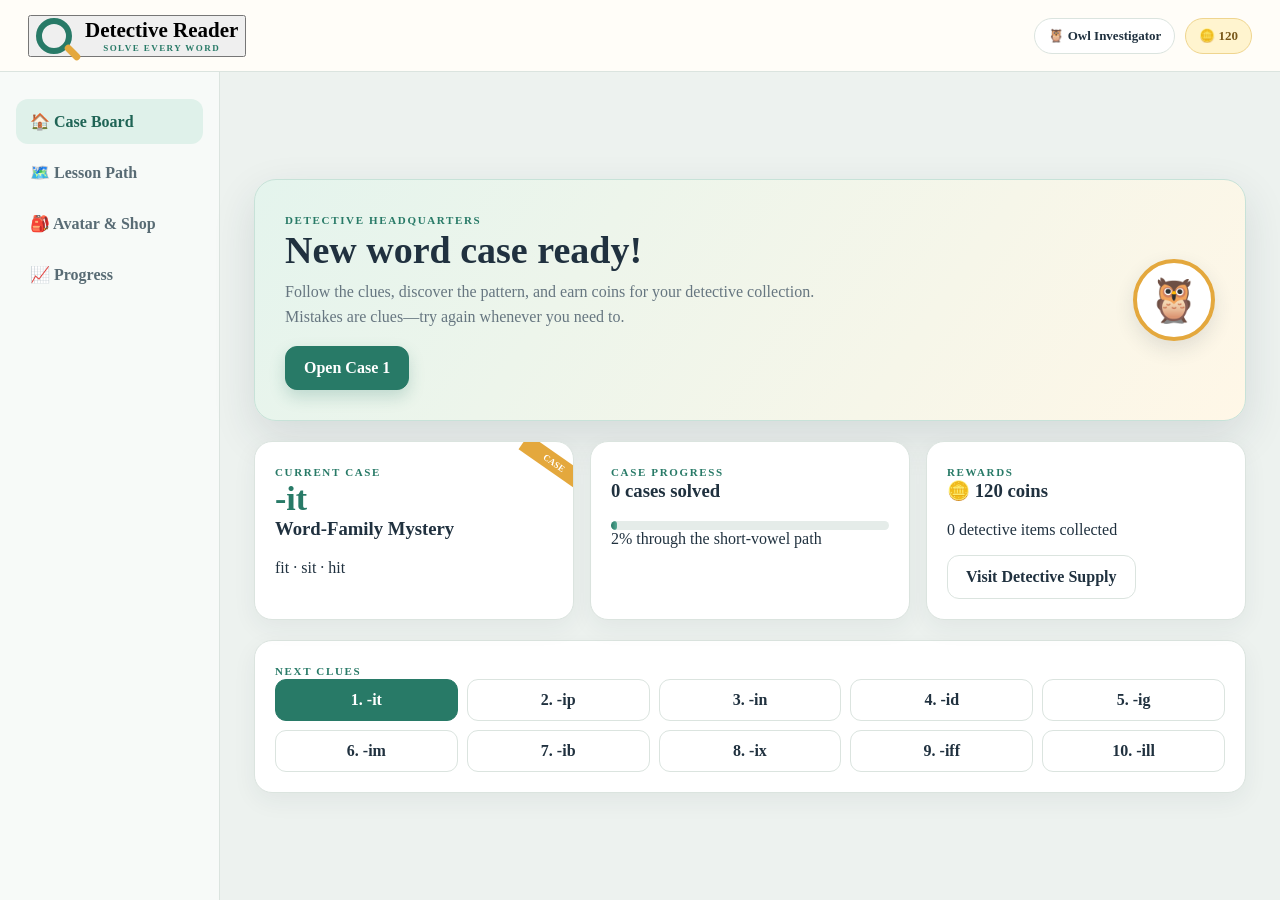
<file: index.html>
<!doctype html>
<html lang="en">
<head>
  <meta charset="utf-8">
  <meta name="viewport" content="width=device-width, initial-scale=1">
  <meta name="description" content="Detective Reader: a detective-themed structured literacy adventure.">
  <title>Detective Reader</title>
  <link rel="stylesheet" href="styles.css?v=20260728-azure-ava">
</head>
<body>
  <div id="app"></div>
  <script src="app.js?v=20260728-azure-ava"></script>
</body>
</html>
</file>
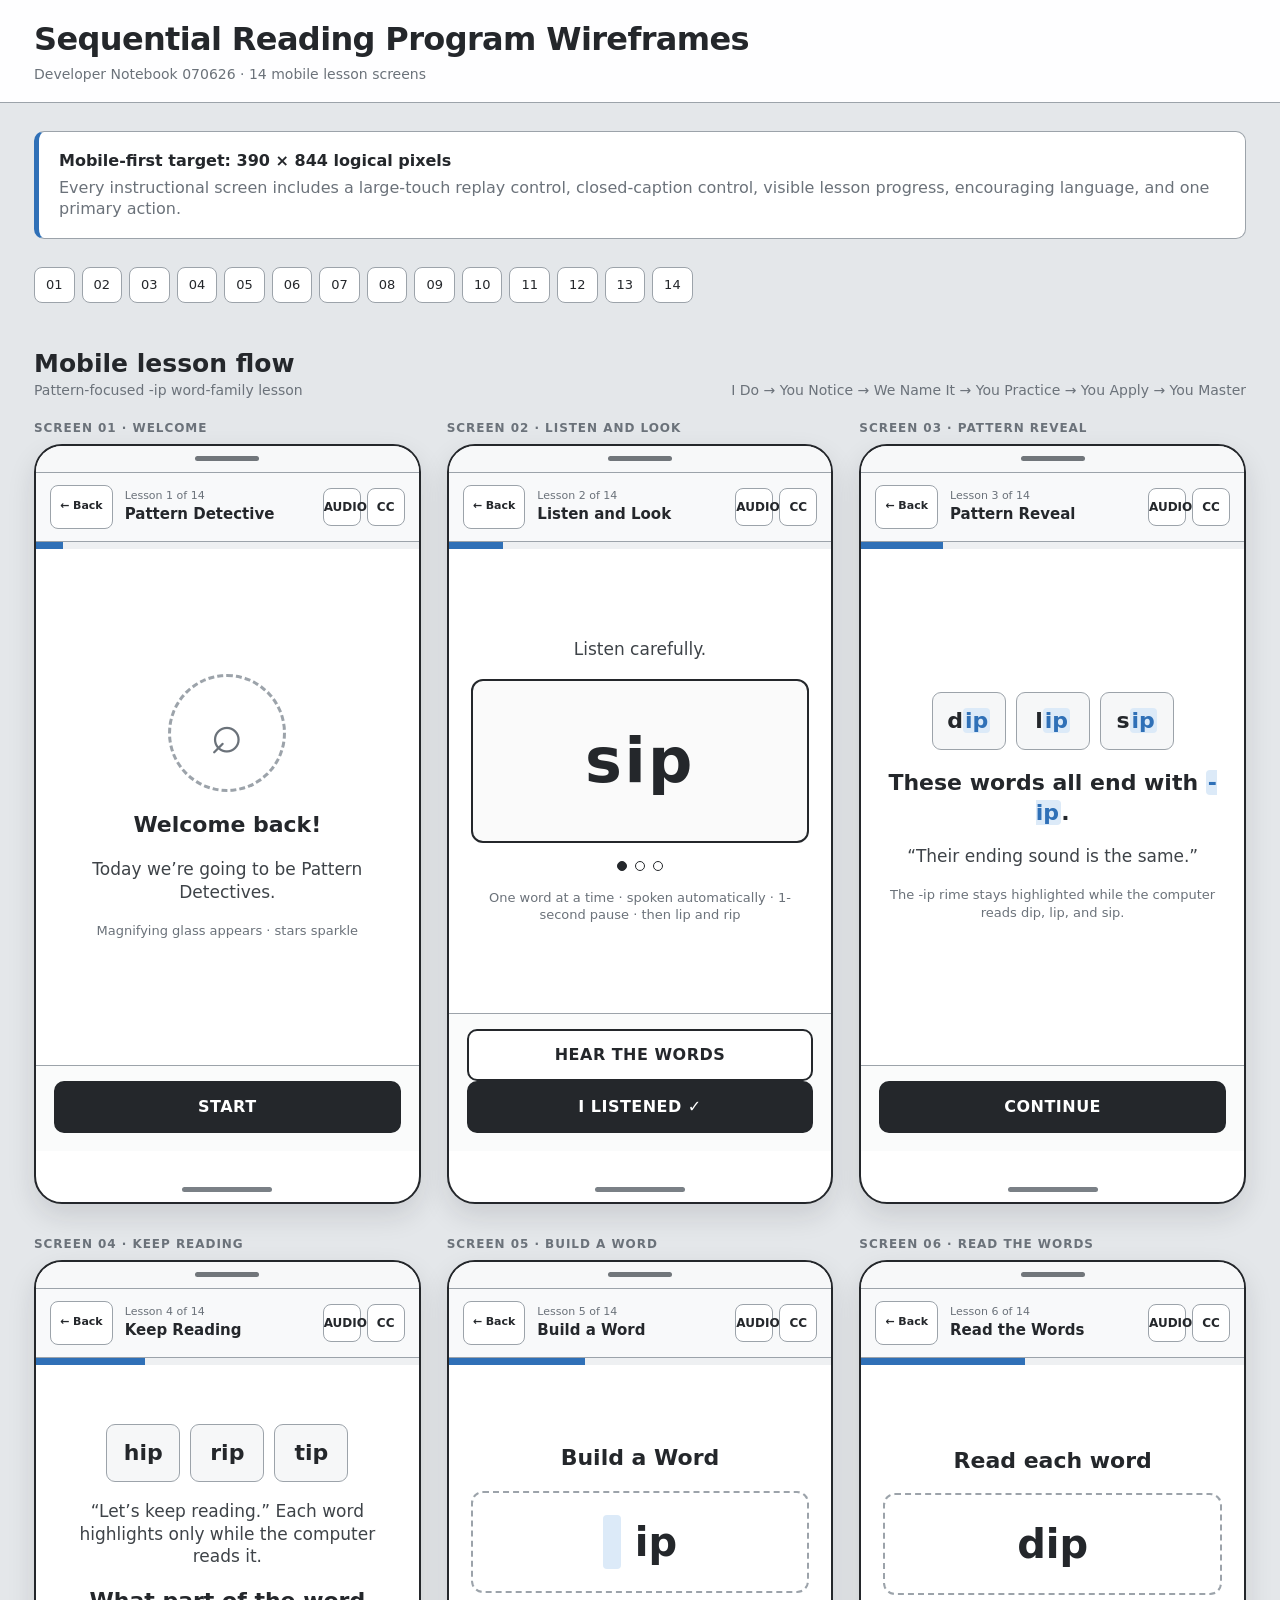
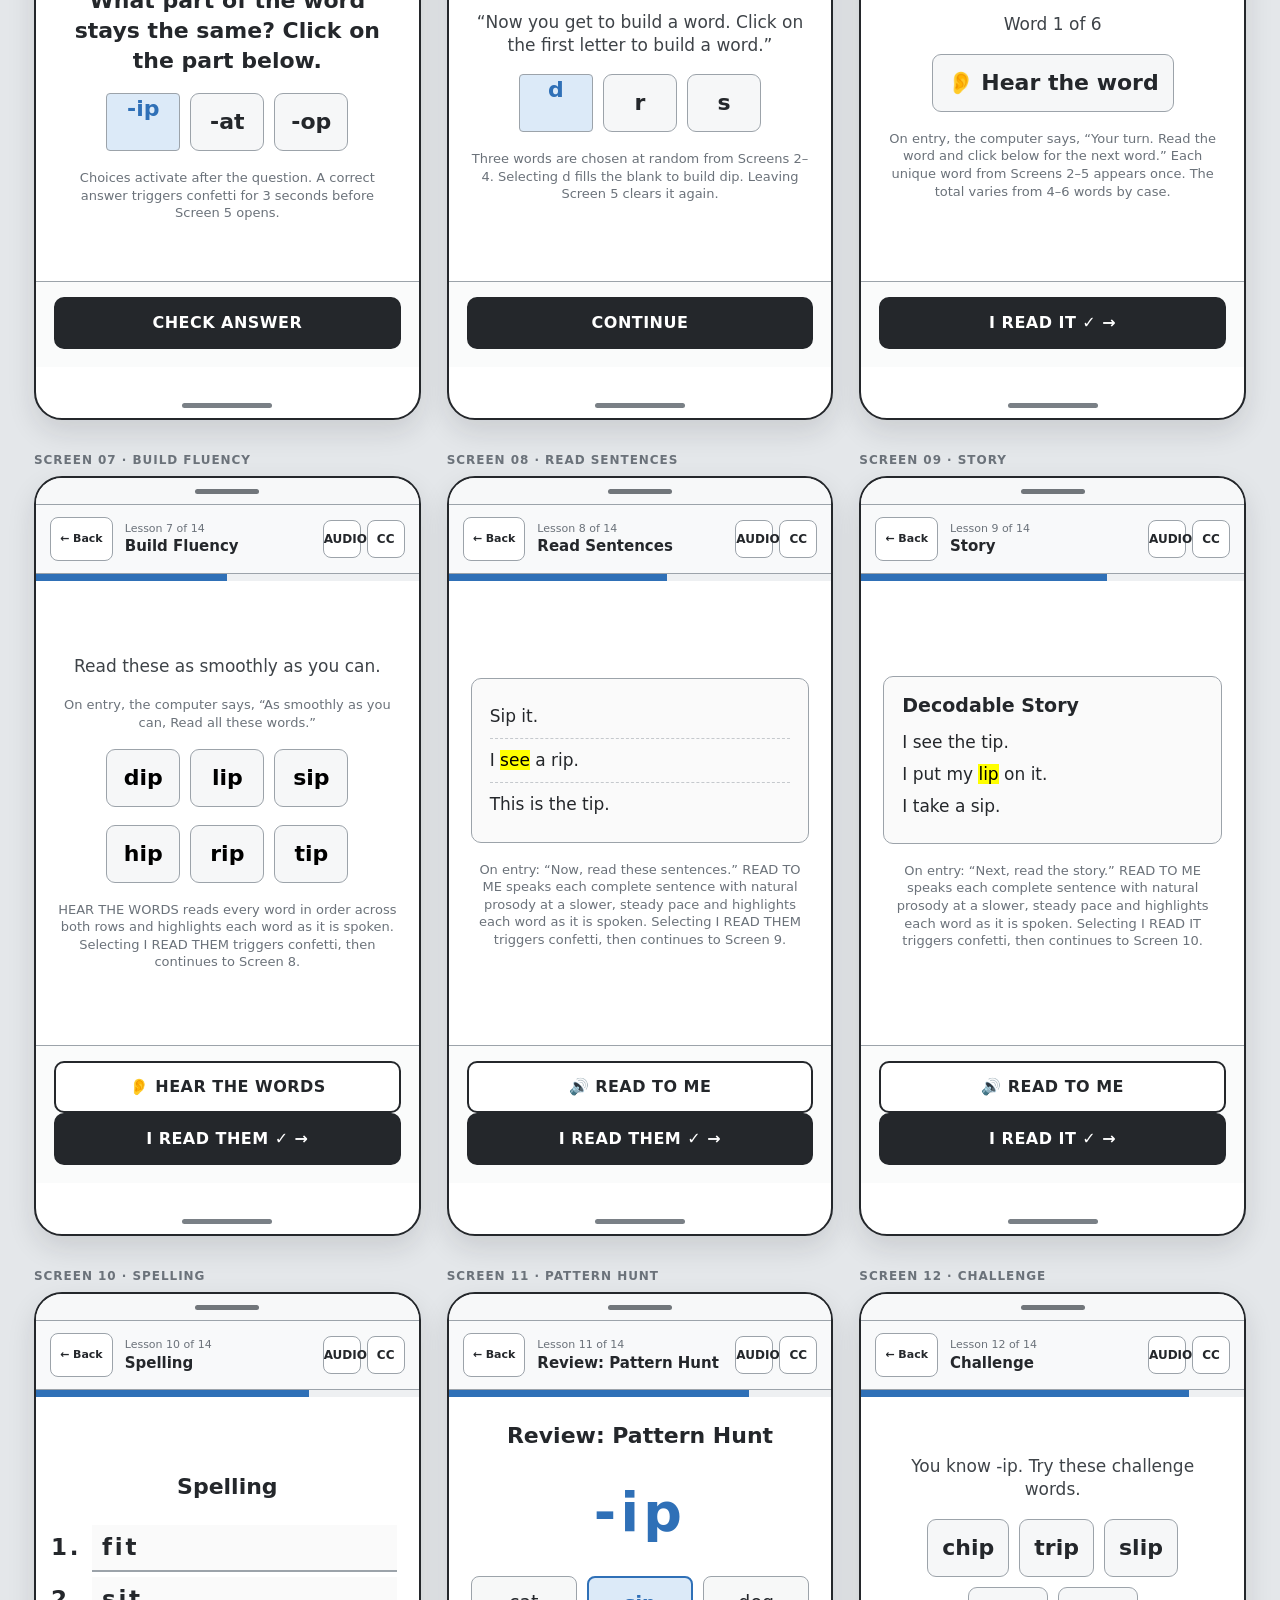
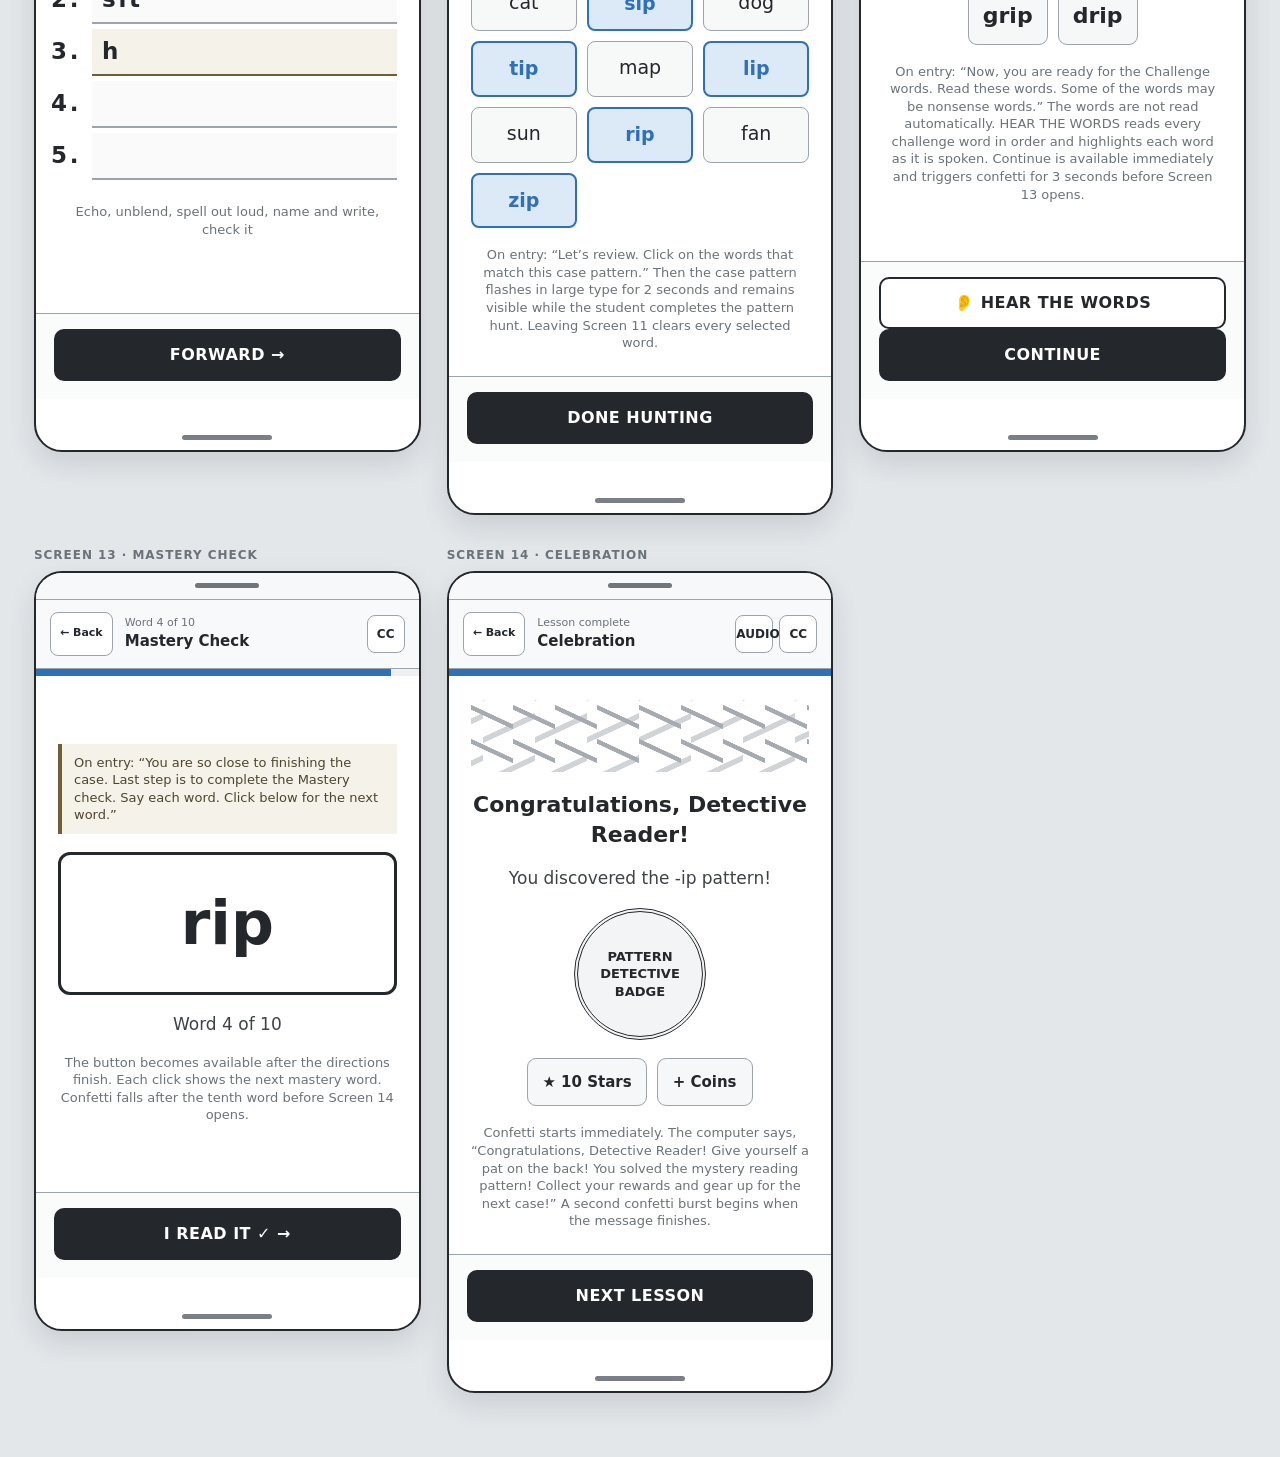
<file: wireframes/index.html>
<!doctype html>
<html lang="en">
<head>
  <meta charset="utf-8">
  <meta name="viewport" content="width=device-width, initial-scale=1">
  <title>Sequential Reading Program - Mobile Wireframes</title>
  <style>
    :root {
      --ink: #24272b;
      --muted: #6b727a;
      --line: #9ca3aa;
      --soft: #eef0f2;
      --paper: #ffffff;
      --canvas: #e4e7ea;
      --accent: #2f70b7;
      --accent-soft: #dceaf8;
      --good: #315f49;
      --warn: #705e34;
    }

    * { box-sizing: border-box; }

    html { scroll-behavior: smooth; }

    body {
      margin: 0;
      color: var(--ink);
      background: var(--canvas);
      font-family: Inter, ui-sans-serif, system-ui, -apple-system, BlinkMacSystemFont, "Segoe UI", sans-serif;
      line-height: 1.35;
    }

    button, a { font: inherit; }

    .page-header {
      position: sticky;
      top: 0;
      z-index: 20;
      border-bottom: 1px solid var(--line);
      background: rgba(255,255,255,.96);
      backdrop-filter: blur(8px);
    }

    .page-header__inner {
      max-width: 1260px;
      margin: auto;
      padding: 18px 24px;
      display: flex;
      align-items: center;
      justify-content: space-between;
      gap: 24px;
    }

    .page-header h1 {
      margin: 0;
      font-size: clamp(20px, 2.6vw, 32px);
      letter-spacing: -.02em;
    }

    .page-header p {
      margin: 4px 0 0;
      color: var(--muted);
      font-size: 14px;
    }

    .header-links { display: flex; flex-wrap: wrap; gap: 8px; }

    .header-links a,
    .nav-chip {
      display: inline-flex;
      align-items: center;
      min-height: 36px;
      padding: 7px 11px;
      border: 1px solid var(--line);
      border-radius: 8px;
      color: var(--ink);
      background: var(--paper);
      text-decoration: none;
      font-size: 13px;
    }

    .header-links a:hover,
    .nav-chip:hover { border-color: var(--ink); }

    main {
      max-width: 1260px;
      margin: auto;
      padding: 28px 24px 64px;
    }

    .summary {
      margin-bottom: 28px;
      padding: 18px 20px;
      border: 1px solid var(--line);
      border-left: 5px solid var(--accent);
      border-radius: 10px;
      background: var(--paper);
    }

    .summary strong { display: block; margin-bottom: 5px; }
    .summary p { margin: 0; color: var(--muted); }

    .screen-nav {
      margin-bottom: 26px;
      display: flex;
      flex-wrap: wrap;
      gap: 7px;
    }

    .section-heading {
      margin: 44px 0 20px;
      display: flex;
      align-items: end;
      justify-content: space-between;
      gap: 20px;
    }

    .section-heading h2 { margin: 0; font-size: 25px; }
    .section-heading p { margin: 0; color: var(--muted); font-size: 14px; }

    .phone-grid {
      display: grid;
      grid-template-columns: repeat(3, minmax(300px, 1fr));
      gap: 32px 26px;
      align-items: start;
    }

    .screen-wrap { margin: 0; }

    .screen-label {
      margin: 0 0 8px;
      color: var(--muted);
      font-size: 12px;
      font-weight: 700;
      letter-spacing: .08em;
      text-transform: uppercase;
    }

    .phone {
      width: min(100%, 390px);
      min-height: 760px;
      margin: 0 auto;
      overflow: hidden;
      display: flex;
      flex-direction: column;
      border: 2px solid var(--ink);
      border-radius: 28px;
      background: var(--paper);
      box-shadow: 0 12px 28px rgba(24,28,32,.12);
    }

    .device-top {
      height: 26px;
      display: flex;
      align-items: center;
      justify-content: center;
      background: #f7f8f9;
    }

    .speaker { width: 64px; height: 5px; border-radius: 5px; background: #71767b; }

    .appbar {
      min-height: 66px;
      padding: 12px 14px;
      display: flex;
      align-items: center;
      justify-content: space-between;
      gap: 12px;
      border-top: 1px solid var(--line);
      border-bottom: 1px solid var(--line);
      background: #f8f9fa;
    }

    .appbar__back {
      flex: 0 0 auto;
      height: 44px;
      padding: 0 9px;
      border: 1px solid var(--line);
      border-radius: 8px;
      background: var(--paper);
      color: var(--ink);
      font-size: 11px;
      font-weight: 800;
    }
    .appbar__copy { flex: 1 1 auto; min-width: 0; }
    .appbar__title { overflow: hidden; font-size: 15px; font-weight: 800; text-overflow: ellipsis; white-space: nowrap; }
    .appbar__eyebrow { color: var(--muted); font-size: 11px; }
    .appbar__tools { display: flex; flex: 0 0 auto; gap: 6px; }

    .icon-button {
      width: 38px;
      height: 38px;
      padding: 0;
      border: 1px solid var(--line);
      border-radius: 8px;
      background: var(--paper);
      color: var(--ink);
      font-size: 12px;
      font-weight: 800;
    }

    .lesson-progress { height: 7px; background: var(--soft); }
    .lesson-progress span { display: block; width: var(--p); height: 100%; background: var(--accent); }

    .screen-body {
      flex: 1;
      padding: 24px 22px;
      display: flex;
      flex-direction: column;
      align-items: stretch;
      justify-content: center;
      gap: 18px;
    }

    .screen-body h3 { margin: 0; text-align: center; font-size: 22px; }
    .screen-body p { margin: 0; }
    .instruction { text-align: center; color: #3e4348; font-size: 17px; }
    .helper { color: var(--muted); text-align: center; font-size: 13px; }

    .action-bar {
      margin-bottom: 36px;
      padding: 15px 18px 18px;
      border-top: 1px solid var(--line);
      background: #fafbfb;
    }

    .primary-button,
    .secondary-button {
      width: 100%;
      min-height: 52px;
      border: 2px solid var(--ink);
      border-radius: 10px;
      background: var(--ink);
      color: #fff;
      font-weight: 800;
      letter-spacing: .03em;
    }

    .secondary-button { background: var(--paper); color: var(--ink); }

    .device-home {
      width: 90px;
      height: 5px;
      margin: 0 auto 10px;
      border-radius: 5px;
      background: #7a8086;
    }

    .hero-icon {
      width: 118px;
      height: 118px;
      margin: 0 auto;
      display: grid;
      place-items: center;
      border: 3px dashed var(--line);
      border-radius: 50%;
      color: var(--muted);
      font-size: 56px;
    }

    .word-card {
      min-height: 164px;
      display: grid;
      place-items: center;
      border: 2px solid var(--ink);
      border-radius: 12px;
      background: #fafafa;
      font-size: 62px;
      font-weight: 800;
      letter-spacing: .04em;
    }

    .dot-row { display: flex; justify-content: center; gap: 8px; }
    .dot { width: 10px; height: 10px; border: 1px solid var(--ink); border-radius: 50%; }
    .dot.active { background: var(--ink); }

    .word-row,
    .word-grid,
    .tile-row,
    .choice-row,
    .reward-row {
      display: flex;
      flex-wrap: wrap;
      justify-content: center;
      gap: 10px;
    }

    .word,
    .tile,
    .choice,
    .reward {
      min-width: 74px;
      padding: 13px 14px;
      border: 1px solid var(--line);
      border-radius: 9px;
      background: #f6f7f8;
      text-align: center;
      font-size: 22px;
      font-weight: 750;
    }

    .pattern { color: var(--accent); background: var(--accent-soft); border-radius: 4px; padding: 0 2px; }

    .mic {
      width: 78px;
      height: 78px;
      margin: 0 auto;
      display: grid;
      place-items: center;
      border: 3px solid var(--accent);
      border-radius: 50%;
      background: var(--accent-soft);
      color: var(--accent);
      font-weight: 900;
    }

    .countdown { display: flex; justify-content: center; gap: 10px; }
    .countdown span { width: 32px; height: 32px; display: grid; place-items: center; border: 1px solid var(--line); border-radius: 50%; }
    .countdown span:first-child { border-color: var(--accent); background: var(--accent-soft); }

    .build-zone {
      padding: 22px;
      display: flex;
      align-items: center;
      justify-content: center;
      gap: 14px;
      border: 2px dashed var(--line);
      border-radius: 12px;
      font-size: 40px;
      font-weight: 800;
    }

    .empty-slot { width: 55px; height: 55px; border: 2px solid var(--ink); border-radius: 8px; }

    .status-line { display: flex; justify-content: space-between; gap: 12px; color: var(--muted); font-size: 13px; }

    .metric-grid { display: grid; grid-template-columns: 1fr 1fr; gap: 10px; }
    .metric { padding: 12px; border: 1px solid var(--line); border-radius: 8px; background: #f8f9fa; }
    .metric span { display: block; color: var(--muted); font-size: 11px; text-transform: uppercase; }
    .metric strong { font-size: 22px; }

    .sentence-list,
    .story-card {
      padding: 16px 18px;
      border: 1px solid var(--line);
      border-radius: 10px;
      background: #fafafa;
    }

    .sentence-list p { padding: 10px 0; border-bottom: 1px dashed #c5c9cd; font-size: 17px; }
    .sentence-list p:last-child { border: 0; }
    .story-card h4 { margin: 0 0 12px; font-size: 19px; }
    .story-card p { margin: 9px 0; font-size: 17px; }

    .control-row { display: flex; gap: 8px; }
    .control-row button { flex: 1; min-height: 42px; border: 1px solid var(--line); border-radius: 8px; background: var(--paper); }

    .spelling-test-lines { margin: 0; padding-left: 34px; }
    .spelling-test-lines li { min-height: 43px; margin: 5px 0; padding: 7px 10px; border-bottom: 2px solid var(--line); background: #fafafa; font-size: 23px; font-weight: 800; letter-spacing: .12em; }
    .spelling-test-lines li.active { border-color: var(--warn); background: #f5f2e9; }

    .hunt-grid { display: grid; grid-template-columns: repeat(3, 1fr); gap: 10px; }
    .hunt-word { padding: 13px 6px; border: 1px solid var(--line); border-radius: 8px; background: #f7f8f8; text-align: center; font-size: 19px; }
    .hunt-word.hit { border: 2px solid var(--accent); background: var(--accent-soft); color: var(--accent); font-weight: 800; }
    .pattern-flash-demo { padding: 8px; text-align: center; color: var(--accent); font-size: 54px; font-weight: 900; letter-spacing: .08em; }

    .mastery-word { padding: 28px; border: 3px solid var(--ink); border-radius: 12px; text-align: center; font-size: 60px; font-weight: 850; }
    .mastery-note { padding: 10px 12px; border-left: 4px solid var(--warn); background: #f5f2e9; color: #4c462f; font-size: 13px; }

    .confetti {
      height: 72px;
      background:
        linear-gradient(25deg, transparent 45%, #899097 46% 54%, transparent 55%) 0 0/42px 34px,
        linear-gradient(-25deg, transparent 45%, #c1c6ca 46% 54%, transparent 55%) 12px 7px/52px 42px;
      opacity: .75;
    }

    .badge {
      width: 132px;
      height: 132px;
      margin: 0 auto;
      display: grid;
      place-items: center;
      border: 4px double var(--ink);
      border-radius: 50%;
      background: #f3f4f5;
      text-align: center;
      font-size: 13px;
      font-weight: 850;
      text-transform: uppercase;
    }

    .reward { min-width: 96px; font-size: 15px; }

    .desktop-section { margin-top: 58px; }

    .desktop-frame {
      overflow: hidden;
      border: 2px solid var(--ink);
      border-radius: 16px;
      background: var(--paper);
      box-shadow: 0 14px 36px rgba(24,28,32,.14);
    }

    .desktop-browser-bar {
      height: 42px;
      padding: 0 16px;
      display: flex;
      align-items: center;
      gap: 8px;
      border-bottom: 1px solid var(--line);
      background: #f1f3f4;
    }

    .browser-dot { width: 11px; height: 11px; border: 1px solid var(--line); border-radius: 50%; background: #fff; }

    .desktop-appbar {
      height: 74px;
      padding: 0 24px;
      display: flex;
      align-items: center;
      justify-content: space-between;
      border-bottom: 1px solid var(--line);
    }

    .brand-lockup strong { display: block; font-size: 20px; }
    .brand-lockup span { color: var(--muted); font-size: 12px; }

    .learner-pill { padding: 10px 14px; border: 1px solid var(--line); border-radius: 20px; background: #f7f8f8; }

    .desktop-layout {
      min-height: 720px;
      display: grid;
      grid-template-columns: 230px minmax(440px, 1fr) 260px;
    }

    .desktop-sidebar,
    .desktop-rail { padding: 22px; background: #f7f8f9; }
    .desktop-sidebar { border-right: 1px solid var(--line); }
    .desktop-rail { border-left: 1px solid var(--line); }
    .desktop-sidebar h3,
    .desktop-rail h3 { margin: 0 0 14px; font-size: 14px; text-transform: uppercase; letter-spacing: .06em; }

    .step-list { margin: 0; padding: 0; list-style: none; }
    .step-list li { padding: 9px 10px; border-left: 2px solid transparent; color: var(--muted); font-size: 13px; }
    .step-list li.active { border-left-color: var(--accent); background: var(--accent-soft); color: var(--accent); font-weight: 800; }

    .desktop-main { padding: 34px; display: flex; flex-direction: column; gap: 20px; }

    .desktop-progress { display: flex; align-items: center; gap: 14px; }
    .desktop-progress .lesson-progress { flex: 1; border-radius: 6px; overflow: hidden; }

    .desktop-lesson-card {
      flex: 1;
      padding: 34px;
      display: flex;
      flex-direction: column;
      justify-content: center;
      gap: 24px;
      border: 1px solid var(--line);
      border-radius: 14px;
      background: #fff;
    }

    .desktop-lesson-card h2 { margin: 0; text-align: center; font-size: 30px; }
    .desktop-lesson-card .word { min-width: 130px; padding: 20px; font-size: 34px; }

    .rail-card { margin-bottom: 14px; padding: 14px; border: 1px solid var(--line); border-radius: 10px; background: #fff; }
    .rail-card span { display: block; color: var(--muted); font-size: 11px; text-transform: uppercase; }
    .rail-card strong { font-size: 20px; }

    .tutor-note { padding: 14px; border: 1px dashed var(--line); border-radius: 10px; color: var(--muted); font-size: 13px; }

    .implementation-notes {
      margin-top: 28px;
      display: grid;
      grid-template-columns: repeat(4, 1fr);
      gap: 14px;
    }

    .note-card { padding: 15px; border: 1px solid var(--line); border-radius: 9px; background: var(--paper); }
    .note-card strong { display: block; margin-bottom: 6px; }
    .note-card p { margin: 0; color: var(--muted); font-size: 13px; }

    @media (max-width: 980px) {
      .phone-grid { grid-template-columns: repeat(2, minmax(300px, 1fr)); }
      .desktop-layout { grid-template-columns: 190px 1fr; }
      .desktop-rail { grid-column: 1 / -1; display: grid; grid-template-columns: repeat(3, 1fr); gap: 12px; border-left: 0; border-top: 1px solid var(--line); }
      .implementation-notes { grid-template-columns: repeat(2, 1fr); }
    }

    @media (max-width: 680px) {
      .page-header { position: static; }
      .page-header__inner { align-items: flex-start; flex-direction: column; }
      main { padding-inline: 14px; }
      .phone-grid { grid-template-columns: 1fr; }
      .desktop-frame { overflow-x: auto; }
      .desktop-layout { min-width: 960px; }
      .desktop-appbar { min-width: 960px; }
      .implementation-notes { grid-template-columns: 1fr; }
    }

    @media print {
      body { background: #fff; }
      .page-header { position: static; }
      .phone-grid { grid-template-columns: repeat(2, 1fr); }
      .phone { break-inside: avoid; box-shadow: none; }
      .desktop-section { break-before: page; }
    }
  </style>
</head>
<body>
  <header class="page-header">
    <div class="page-header__inner">
      <div>
        <h1>Sequential Reading Program Wireframes</h1>
        <p>Developer Notebook 070626 · 14 mobile lesson screens</p>
      </div>
    </div>
  </header>

  <main>
    <section class="summary">
      <strong>Mobile-first target: 390 × 844 logical pixels</strong>
      <p>Every instructional screen includes a large-touch replay control, closed-caption control, visible lesson progress, encouraging language, and one primary action.</p>
    </section>

    <nav class="screen-nav" aria-label="Jump to a wireframe">
      <a class="nav-chip" href="#screen-1">01</a><a class="nav-chip" href="#screen-2">02</a><a class="nav-chip" href="#screen-3">03</a>
      <a class="nav-chip" href="#screen-4">04</a><a class="nav-chip" href="#screen-5">05</a><a class="nav-chip" href="#screen-6">06</a>
      <a class="nav-chip" href="#screen-7">07</a><a class="nav-chip" href="#screen-8">08</a><a class="nav-chip" href="#screen-9">09</a>
      <a class="nav-chip" href="#screen-10">10</a><a class="nav-chip" href="#screen-11">11</a><a class="nav-chip" href="#screen-12">12</a>
      <a class="nav-chip" href="#screen-13">13</a><a class="nav-chip" href="#screen-14">14</a>
    </nav>

    <div class="section-heading">
      <div><h2>Mobile lesson flow</h2><p>Pattern-focused -ip word-family lesson</p></div>
      <p>I Do → You Notice → We Name It → You Practice → You Apply → You Master</p>
    </div>

    <section class="phone-grid" aria-label="Fourteen mobile wireframes">
      <figure class="screen-wrap" id="screen-1">
        <figcaption class="screen-label">Screen 01 · Welcome</figcaption>
        <article class="phone">
          <div class="device-top"><span class="speaker"></span></div>
          <header class="appbar"><button class="appbar__back" type="button" aria-label="Back to Case Board">← Back</button><div class="appbar__copy"><div class="appbar__eyebrow">Lesson 1 of 14</div><div class="appbar__title">Pattern Detective</div></div><div class="appbar__tools"><button class="icon-button">AUDIO</button><button class="icon-button">CC</button></div></header>
          <div class="lesson-progress" style="--p:7.1%"><span></span></div>
          <div class="screen-body">
            <div class="hero-icon" aria-label="Magnifying glass placeholder">⌕</div>
            <h3>Welcome back!</h3>
            <p class="instruction">Today we’re going to be Pattern Detectives.</p>
            <p class="helper">Magnifying glass appears · stars sparkle</p>
          </div>
          <div class="action-bar"><button class="primary-button">START</button></div><div class="device-home"></div>
        </article>
      </figure>

      <figure class="screen-wrap" id="screen-2">
        <figcaption class="screen-label">Screen 02 · Listen and Look</figcaption>
        <article class="phone">
          <div class="device-top"><span class="speaker"></span></div>
          <header class="appbar"><button class="appbar__back" type="button" aria-label="Back to Screen 1: Welcome">← Back</button><div class="appbar__copy"><div class="appbar__eyebrow">Lesson 2 of 14</div><div class="appbar__title">Listen and Look</div></div><div class="appbar__tools"><button class="icon-button">AUDIO</button><button class="icon-button">CC</button></div></header>
          <div class="lesson-progress" style="--p:14.3%"><span></span></div>
          <div class="screen-body">
            <p class="instruction">Listen carefully.</p>
            <div class="word-card">sip</div>
            <div class="dot-row"><span class="dot active"></span><span class="dot"></span><span class="dot"></span></div>
            <p class="helper">One word at a time · spoken automatically · 1-second pause · then lip and rip</p>
          </div>
          <div class="action-bar"><button class="secondary-button">HEAR THE WORDS</button><button class="primary-button">I LISTENED ✓</button></div><div class="device-home"></div>
        </article>
      </figure>

      <figure class="screen-wrap" id="screen-3">
        <figcaption class="screen-label">Screen 03 · Pattern Reveal</figcaption>
        <article class="phone">
          <div class="device-top"><span class="speaker"></span></div>
          <header class="appbar"><button class="appbar__back" type="button" aria-label="Back to Screen 2: Listen and Look">← Back</button><div class="appbar__copy"><div class="appbar__eyebrow">Lesson 3 of 14</div><div class="appbar__title">Pattern Reveal</div></div><div class="appbar__tools"><button class="icon-button">AUDIO</button><button class="icon-button">CC</button></div></header>
          <div class="lesson-progress" style="--p:21.4%"><span></span></div>
          <div class="screen-body">
            <div class="word-row"><div class="word">d<span class="pattern">ip</span></div><div class="word">l<span class="pattern">ip</span></div><div class="word">s<span class="pattern">ip</span></div></div>
            <h3>These words all end with <span class="pattern">-ip</span>.</h3>
            <p class="instruction">“Their ending sound is the same.”</p>
            <p class="helper">The -ip rime stays highlighted while the computer reads dip, lip, and sip.</p>
          </div>
          <div class="action-bar"><button class="primary-button">CONTINUE</button></div><div class="device-home"></div>
        </article>
      </figure>

      <figure class="screen-wrap" id="screen-4">
        <figcaption class="screen-label">Screen 04 · Keep Reading</figcaption>
        <article class="phone">
          <div class="device-top"><span class="speaker"></span></div>
          <header class="appbar"><button class="appbar__back" type="button" aria-label="Back to Screen 3: Pattern Reveal">← Back</button><div class="appbar__copy"><div class="appbar__eyebrow">Lesson 4 of 14</div><div class="appbar__title">Keep Reading</div></div><div class="appbar__tools"><button class="icon-button">AUDIO</button><button class="icon-button">CC</button></div></header>
          <div class="lesson-progress" style="--p:28.6%"><span></span></div>
          <div class="screen-body">
            <div class="word-row"><div class="word">hip</div><div class="word">rip</div><div class="word">tip</div></div>
            <p class="instruction">“Let’s keep reading.” Each word highlights only while the computer reads it.</p>
            <h3>What part of the word stays the same? Click on the part below.</h3>
            <div class="choice-row"><div class="choice pattern">-ip</div><div class="choice">-at</div><div class="choice">-op</div></div>
            <p class="helper">Choices activate after the question. A correct answer triggers confetti for 3 seconds before Screen 5 opens.</p>
          </div>
          <div class="action-bar"><button class="primary-button">CHECK ANSWER</button></div><div class="device-home"></div>
        </article>
      </figure>

      <figure class="screen-wrap" id="screen-5">
        <figcaption class="screen-label">Screen 05 · Build a Word</figcaption>
        <article class="phone">
          <div class="device-top"><span class="speaker"></span></div>
          <header class="appbar"><button class="appbar__back" type="button" aria-label="Back to Screen 4: Keep Reading">← Back</button><div class="appbar__copy"><div class="appbar__eyebrow">Lesson 5 of 14</div><div class="appbar__title">Build a Word</div></div><div class="appbar__tools"><button class="icon-button">AUDIO</button><button class="icon-button">CC</button></div></header>
          <div class="lesson-progress" style="--p:35.7%"><span></span></div>
          <div class="screen-body">
            <h3>Build a Word</h3>
            <div class="build-zone"><span class="pattern" aria-label="blank beginning">&nbsp;</span><span>ip</span></div>
            <p class="instruction">“Now you get to build a word. Click on the first letter to build a word.”</p>
            <div class="tile-row"><div class="tile pattern">d</div><div class="tile">r</div><div class="tile">s</div></div>
            <p class="helper">Three words are chosen at random from Screens 2–4. Selecting d fills the blank to build dip. Leaving Screen 5 clears it again.</p>
          </div>
          <div class="action-bar"><button class="primary-button">CONTINUE</button></div><div class="device-home"></div>
        </article>
      </figure>

      <figure class="screen-wrap" id="screen-6">
        <figcaption class="screen-label">Screen 06 · Read the Words</figcaption>
        <article class="phone">
          <div class="device-top"><span class="speaker"></span></div>
          <header class="appbar"><button class="appbar__back" type="button" aria-label="Back to Screen 5: Build a Word">← Back</button><div class="appbar__copy"><div class="appbar__eyebrow">Lesson 6 of 14</div><div class="appbar__title">Read the Words</div></div><div class="appbar__tools"><button class="icon-button">AUDIO</button><button class="icon-button">CC</button></div></header>
          <div class="lesson-progress" style="--p:42.9%"><span></span></div>
          <div class="screen-body">
            <h3>Read each word</h3>
            <div class="build-zone"><span>dip</span></div>
            <p class="instruction">Word 1 of 6</p>
            <div class="tile-row"><div class="tile">👂 Hear the word</div></div>
            <p class="helper">On entry, the computer says, “Your turn. Read the word and click below for the next word.” Each unique word from Screens 2–5 appears once. The total varies from 4–6 words by case.</p>
          </div>
          <div class="action-bar"><button class="primary-button">I READ IT ✓ →</button></div><div class="device-home"></div>
        </article>
      </figure>

      <figure class="screen-wrap" id="screen-7">
        <figcaption class="screen-label">Screen 07 · Build Fluency</figcaption>
        <article class="phone">
          <div class="device-top"><span class="speaker"></span></div>
          <header class="appbar"><button class="appbar__back" type="button" aria-label="Back to Screen 6: Read the Words">← Back</button><div class="appbar__copy"><div class="appbar__eyebrow">Lesson 7 of 14</div><div class="appbar__title">Build Fluency</div></div><div class="appbar__tools"><button class="icon-button">AUDIO</button><button class="icon-button">CC</button></div></header>
          <div class="lesson-progress" style="--p:50%"><span></span></div>
          <div class="screen-body">
            <p class="instruction">Read these as smoothly as you can.</p>
            <p class="helper">On entry, the computer says, “As smoothly as you can, Read all these words.”</p>
            <div class="word-row"><button class="word">dip</button><button class="word">lip</button><button class="word">sip</button></div>
            <div class="word-row"><button class="word">hip</button><button class="word">rip</button><button class="word">tip</button></div>
            <p class="helper">HEAR THE WORDS reads every word in order across both rows and highlights each word as it is spoken. Selecting I READ THEM triggers confetti, then continues to Screen 8.</p>
          </div>
          <div class="action-bar"><button class="secondary-button">👂 HEAR THE WORDS</button><button class="primary-button">I READ THEM ✓ →</button></div><div class="device-home"></div>
        </article>
      </figure>

      <figure class="screen-wrap" id="screen-8">
        <figcaption class="screen-label">Screen 08 · Read Sentences</figcaption>
        <article class="phone">
          <div class="device-top"><span class="speaker"></span></div>
          <header class="appbar"><button class="appbar__back" type="button" aria-label="Back to Screen 7: Build Fluency">← Back</button><div class="appbar__copy"><div class="appbar__eyebrow">Lesson 8 of 14</div><div class="appbar__title">Read Sentences</div></div><div class="appbar__tools"><button class="icon-button">AUDIO</button><button class="icon-button">CC</button></div></header>
          <div class="lesson-progress" style="--p:57.1%"><span></span></div>
          <div class="screen-body">
            <div class="sentence-list"><p>Sip it.</p><p>I <mark>see</mark> a rip.</p><p>This is the tip.</p></div>
            <p class="helper">On entry: “Now, read these sentences.” READ TO ME speaks each complete sentence with natural prosody at a slower, steady pace and highlights each word as it is spoken. Selecting I READ THEM triggers confetti, then continues to Screen 9.</p>
          </div>
          <div class="action-bar"><button class="secondary-button">🔊 READ TO ME</button><button class="primary-button">I READ THEM ✓ →</button></div><div class="device-home"></div>
        </article>
      </figure>

      <figure class="screen-wrap" id="screen-9">
        <figcaption class="screen-label">Screen 09 · Story</figcaption>
        <article class="phone">
          <div class="device-top"><span class="speaker"></span></div>
          <header class="appbar"><button class="appbar__back" type="button" aria-label="Back to Screen 8: Read Sentences">← Back</button><div class="appbar__copy"><div class="appbar__eyebrow">Lesson 9 of 14</div><div class="appbar__title">Story</div></div><div class="appbar__tools"><button class="icon-button">AUDIO</button><button class="icon-button">CC</button></div></header>
          <div class="lesson-progress" style="--p:64.3%"><span></span></div>
          <div class="screen-body">
            <div class="story-card"><h4>Decodable Story</h4><p>I see the tip.</p><p>I put my <mark>lip</mark> on it.</p><p>I take a sip.</p></div>
            <p class="helper">On entry: “Next, read the story.” READ TO ME speaks each complete sentence with natural prosody at a slower, steady pace and highlights each word as it is spoken. Selecting I READ IT triggers confetti, then continues to Screen 10.</p>
          </div>
          <div class="action-bar"><button class="secondary-button">🔊 READ TO ME</button><button class="primary-button">I READ IT ✓ →</button></div><div class="device-home"></div>
        </article>
      </figure>

      <figure class="screen-wrap" id="screen-10">
        <figcaption class="screen-label">Screen 10 · Spelling</figcaption>
        <article class="phone">
          <div class="device-top"><span class="speaker"></span></div>
          <header class="appbar"><button class="appbar__back" type="button" aria-label="Back to Screen 9: Story">← Back</button><div class="appbar__copy"><div class="appbar__eyebrow">Lesson 10 of 14</div><div class="appbar__title">Spelling</div></div><div class="appbar__tools"><button class="icon-button">AUDIO</button><button class="icon-button">CC</button></div></header>
          <div class="lesson-progress" style="--p:71.4%"><span></span></div>
          <div class="screen-body">
            <h3>Spelling</h3>
            <ol class="spelling-test-lines"><li>fit</li><li>sit</li><li class="active">h</li><li></li><li></li></ol>
            <p class="helper">Echo, unblend, spell out loud, name and write, check it</p>
          </div>
          <div class="action-bar"><button class="primary-button">FORWARD →</button></div><div class="device-home"></div>
        </article>
      </figure>

      <figure class="screen-wrap" id="screen-11">
        <figcaption class="screen-label">Screen 11 · Pattern Hunt</figcaption>
        <article class="phone">
          <div class="device-top"><span class="speaker"></span></div>
          <header class="appbar"><button class="appbar__back" type="button" aria-label="Back to Screen 10: Spelling">← Back</button><div class="appbar__copy"><div class="appbar__eyebrow">Lesson 11 of 14</div><div class="appbar__title">Review: Pattern Hunt</div></div><div class="appbar__tools"><button class="icon-button">AUDIO</button><button class="icon-button">CC</button></div></header>
          <div class="lesson-progress" style="--p:78.6%"><span></span></div>
          <div class="screen-body">
            <h3>Review: Pattern Hunt</h3>
            <div class="pattern-flash-demo">-ip</div>
            <div class="hunt-grid"><div class="hunt-word">cat</div><div class="hunt-word hit">sip</div><div class="hunt-word">dog</div><div class="hunt-word hit">tip</div><div class="hunt-word">map</div><div class="hunt-word hit">lip</div><div class="hunt-word">sun</div><div class="hunt-word hit">rip</div><div class="hunt-word">fan</div><div class="hunt-word hit">zip</div></div>
            <p class="helper">On entry: “Let’s review. Click on the words that match this case pattern.” Then the case pattern flashes in large type for 2 seconds and remains visible while the student completes the pattern hunt. Leaving Screen 11 clears every selected word.</p>
          </div>
          <div class="action-bar"><button class="primary-button">DONE HUNTING</button></div><div class="device-home"></div>
        </article>
      </figure>

      <figure class="screen-wrap" id="screen-12">
        <figcaption class="screen-label">Screen 12 · Challenge</figcaption>
        <article class="phone">
          <div class="device-top"><span class="speaker"></span></div>
          <header class="appbar"><button class="appbar__back" type="button" aria-label="Back to Screen 11: Pattern Hunt">← Back</button><div class="appbar__copy"><div class="appbar__eyebrow">Lesson 12 of 14</div><div class="appbar__title">Challenge</div></div><div class="appbar__tools"><button class="icon-button">AUDIO</button><button class="icon-button">CC</button></div></header>
          <div class="lesson-progress" style="--p:85.7%"><span></span></div>
          <div class="screen-body">
            <p class="instruction">You know -ip. Try these challenge words.</p>
            <div class="word-grid"><div class="word">chip</div><div class="word">trip</div><div class="word">slip</div><div class="word">grip</div><div class="word">drip</div></div>
            <p class="helper">On entry: “Now, you are ready for the Challenge words. Read these words. Some of the words may be nonsense words.” The words are not read automatically. HEAR THE WORDS reads every challenge word in order and highlights each word as it is spoken. Continue is available immediately and triggers confetti for 3 seconds before Screen 13 opens.</p>
          </div>
          <div class="action-bar"><button class="secondary-button">👂 HEAR THE WORDS</button><button class="primary-button">CONTINUE</button></div><div class="device-home"></div>
        </article>
      </figure>

      <figure class="screen-wrap" id="screen-13">
        <figcaption class="screen-label">Screen 13 · Mastery Check</figcaption>
        <article class="phone">
          <div class="device-top"><span class="speaker"></span></div>
          <header class="appbar"><button class="appbar__back" type="button" aria-label="Back to Screen 12: Challenge">← Back</button><div class="appbar__copy"><div class="appbar__eyebrow">Word 4 of 10</div><div class="appbar__title">Mastery Check</div></div><div class="appbar__tools"><button class="icon-button">CC</button></div></header>
          <div class="lesson-progress" style="--p:92.9%"><span></span></div>
          <div class="screen-body">
            <div class="mastery-note">On entry: “You are so close to finishing the case. Last step is to complete the Mastery check. Say each word. Click below for the next word.”</div>
            <div class="mastery-word">rip</div>
            <p class="instruction">Word 4 of 10</p>
            <p class="helper">The button becomes available after the directions finish. Each click shows the next mastery word. Confetti falls after the tenth word before Screen 14 opens.</p>
          </div>
          <div class="action-bar"><button class="primary-button">I READ IT ✓ →</button></div><div class="device-home"></div>
        </article>
      </figure>

      <figure class="screen-wrap" id="screen-14">
        <figcaption class="screen-label">Screen 14 · Celebration</figcaption>
        <article class="phone">
          <div class="device-top"><span class="speaker"></span></div>
          <header class="appbar"><button class="appbar__back" type="button" aria-label="Back to Screen 13: Mastery Check">← Back</button><div class="appbar__copy"><div class="appbar__eyebrow">Lesson complete</div><div class="appbar__title">Celebration</div></div><div class="appbar__tools"><button class="icon-button">AUDIO</button><button class="icon-button">CC</button></div></header>
          <div class="lesson-progress" style="--p:100%"><span></span></div>
          <div class="screen-body">
            <div class="confetti" aria-hidden="true"></div>
            <h3>Congratulations, Detective Reader!</h3>
            <p class="instruction">You discovered the -ip pattern!</p>
            <div class="badge">Pattern<br>Detective<br>Badge</div>
            <div class="reward-row"><div class="reward">★ 10 Stars</div><div class="reward">+ Coins</div></div>
            <p class="helper">Confetti starts immediately. The computer says, “Congratulations, Detective Reader! Give yourself a pat on the back! You solved the mystery reading pattern! Collect your rewards and gear up for the next case!” A second confetti burst begins when the message finishes.</p>
          </div>
          <div class="action-bar"><button class="primary-button">NEXT LESSON</button></div><div class="device-home"></div>
        </article>
      </figure>
    </section>

  </main>
</body>
</html>
</file>
<file: styles.css>
:root{--ink:#20313f;--green:#287a67;--green2:#1f6455;--gold:#e4a83d;--cream:#fffaf0;--paper:#fffdf8;--line:#dbe4df;--muted:#667680;--blue:#3c74b9;--shadow:0 16px 44px rgba(31,49,63,.12)}
*{box-sizing:border-box}
body{margin:0;background:#edf2ef;color:var(--ink);font-family:"Times New Roman",Times,serif}
button,select{font:inherit}
button{cursor:pointer}
.app{min-height:100vh}
.topbar{height:72px;display:flex;align-items:center;justify-content:space-between;padding:0 28px;background:var(--paper);border-bottom:1px solid var(--line);position:sticky;top:0;z-index:20}
.brand{display:flex;align-items:center;gap:13px;font-weight:900;font-size:21px}
.glass{width:36px;height:36px;border:6px solid var(--green);border-radius:50%;position:relative}
.glass:after{content:"";position:absolute;width:19px;height:7px;border-radius:7px;background:var(--gold);right:-16px;bottom:-8px;transform:rotate(45deg)}
.brand small{display:block;color:var(--green);font-size:9px;letter-spacing:.16em;text-transform:uppercase}
.topstats{display:flex;align-items:center;gap:10px}
.pill{border:1px solid var(--line);background:white;border-radius:999px;padding:9px 13px;font-size:13px;font-weight:800}
.coin{background:#fff4cf;border-color:#efd58f;color:#79581a}
.layout{display:grid;grid-template-columns:220px 1fr;min-height:calc(100vh - 72px)}
.sidebar{padding:24px 16px;background:#f7faf8;border-right:1px solid var(--line)}
.navbtn{width:100%;border:0;background:transparent;color:#586b74;border-radius:12px;padding:13px 14px;text-align:left;font-weight:800;margin:3px 0}
.navbtn.active,.navbtn:hover{background:#dff1ea;color:var(--green2)}
.main{padding:34px;max-width:1200px;width:100%;margin:auto}
.eyebrow{color:var(--green);font-size:11px;font-weight:900;letter-spacing:.15em;text-transform:uppercase}
.hero{display:flex;justify-content:space-between;gap:24px;align-items:center;padding:30px;border-radius:22px;background:linear-gradient(125deg,#e4f4ed,#fff7e7);border:1px solid #c7e2d8;box-shadow:var(--shadow)}
h1,h2,h3,p{margin-top:0}
.hero h1{font-size:38px;margin-bottom:8px}
.hero p{color:var(--muted);max-width:590px;line-height:1.55}
.avatar{width:82px;height:82px;display:grid;place-items:center;border-radius:50%;background:white;border:4px solid var(--gold);font-size:43px;box-shadow:0 8px 20px rgba(31,49,63,.12)}
.primary,.secondary{border-radius:12px;min-height:44px;padding:0 18px;font-weight:900}
.primary{border:1px solid var(--green);background:var(--green);color:white;box-shadow:0 7px 16px rgba(40,122,103,.22)}
.primary:hover{background:var(--green2)}
.secondary{border:1px solid var(--line);background:white;color:var(--ink)}
.grid{display:grid;grid-template-columns:repeat(3,1fr);gap:16px;margin-top:20px}
.card{background:white;border:1px solid var(--line);border-radius:18px;padding:20px;box-shadow:0 8px 24px rgba(31,49,63,.06)}
.casecard{position:relative;overflow:hidden}
.casecard:before{content:"CASE";position:absolute;right:-18px;top:12px;transform:rotate(35deg);background:var(--gold);color:white;padding:4px 25px;font-size:9px;font-weight:900}
.pattern{font-size:34px;font-weight:900;color:var(--green)}
.progress{height:9px;background:#e5ece9;border-radius:99px;overflow:hidden}
.progress span{display:block;height:100%;background:linear-gradient(90deg,var(--green),#57a994);border-radius:inherit}
.lessonList{display:grid;grid-template-columns:repeat(5,1fr);gap:9px}
.lessonChip{border:1px solid var(--line);border-radius:11px;background:white;padding:11px;color:var(--ink);font-weight:900}
.lessonChip.current{background:var(--green);color:white;border-color:var(--green)}
.lessonShell{max-width:980px;margin:auto}
.lessonHead{display:flex;align-items:center;justify-content:space-between;margin-bottom:12px}
.screenCard{min-height:600px;display:flex;flex-direction:column;align-items:center;text-align:center;background:var(--paper);border:1px solid var(--line);border-radius:24px;padding:36px;box-shadow:var(--shadow)}
.screenCard h1{font-size:38px}
.screenTag{color:var(--gold);font-weight:900;letter-spacing:.14em;font-size:11px}
.wordRow,.choiceRow{display:flex;flex-wrap:wrap;justify-content:center;gap:15px;margin:28px 0}
.word{min-width:145px;padding:24px;border:2px solid var(--line);border-radius:17px;background:white;font-size:38px;font-weight:900}
.word mark{background:#dcecff;color:#285f9c;border-radius:8px;padding:4px}
.fluencyWord{appearance:none;color:var(--ink);transition:border-color .15s ease,background .15s ease,transform .15s ease}
.fluencyWord:hover,.fluencyWord:focus-visible{border-color:var(--green);background:#e8f6f1;outline:3px solid rgba(40,122,103,.2);outline-offset:2px}
.fluencyWord.active{border-color:var(--gold);background:#fff4cf;box-shadow:0 10px 25px rgba(180,125,26,.24);transform:scale(1.08)}
.fluencyWord:active{transform:translateY(1px)}
.choice{border:2px solid var(--line);border-radius:15px;background:white;padding:18px 24px;font-size:25px;font-weight:900}
.choice:hover,.choice.selected{border-color:var(--green);background:#e8f6f1}
.choice:disabled{cursor:wait;opacity:.55}
.choice:disabled:hover{border-color:var(--line);background:white}
.primary:disabled,.secondary:disabled{cursor:not-allowed;opacity:.5;box-shadow:none}
.primary:disabled:hover{background:var(--green)}
.clue{border-left:5px solid var(--gold);background:#fff6e5;border-radius:10px;padding:14px 18px;text-align:left;max-width:700px;line-height:1.55}
.sentenceList{width:min(760px,100%)}
.sentence{width:100%;text-align:left;padding:15px 18px;border-bottom:1px solid var(--line);font-size:20px;line-height:1.8}
.sentenceWord,.storyWord{border-radius:6px;padding:2px 3px;margin:0 -3px;transition:background .12s ease,color .12s ease,box-shadow .12s ease}
.sentenceWord.active,.storyWord.active{background:#ffe58f;color:#174d43;box-shadow:0 0 0 3px rgba(228,168,61,.28);font-weight:900}
.screenEightStatus{min-height:26px;margin:14px 0 0;color:var(--green2);font-weight:900}
.screenNineStatus{min-height:26px;margin:14px 0 0;color:var(--green2);font-weight:900}
.spellingInstruction{width:min(720px,100%);min-height:68px;display:flex;align-items:center;justify-content:center;margin:0;padding:12px 18px;border-radius:12px;background:#edf7f3;color:var(--green2);font-size:18px;font-weight:900;line-height:1.4}
.spellingLines{width:min(680px,100%);margin:22px auto 14px;padding-left:44px;text-align:left}
.spellingLine{min-height:60px;padding:11px 14px;border-bottom:3px solid var(--line);border-radius:10px 10px 0 0;background:white;font-size:30px;font-weight:900;line-height:1.2;transition:border-color .15s ease,background .15s ease,box-shadow .15s ease}
.spellingLine + .spellingLine{margin-top:7px}
.spellingLine::marker{color:var(--green);font-size:21px;font-weight:900}
.spellingLine.active{border-color:var(--gold);background:#fff8e8;box-shadow:0 5px 14px rgba(180,125,26,.12)}
.spellingLine.complete{border-color:var(--green);background:#f5fbf8}
.spellingWord{display:block;min-height:1.2em;letter-spacing:.14em}
.spellingHint{margin:0;color:var(--muted);font-weight:800;line-height:1.4}
.spellingPractice .footerActions{width:100%;justify-content:center}
.screenElevenInstruction{margin-bottom:8px;color:var(--green2);font-size:19px;font-weight:900}
.screenElevenPattern{min-height:118px;display:flex;align-items:center;justify-content:center;margin:0;color:var(--blue);font-size:clamp(58px,10vw,92px);font-weight:900;letter-spacing:.08em;opacity:0;visibility:hidden;transform:scale(.82)}
.screenElevenPattern.active{visibility:visible;animation:casePatternFlash .42s ease-in-out infinite alternate}
.screenElevenPattern.revealed{opacity:1;visibility:visible;transform:scale(1);filter:none}
.patternHunt .choiceRow{margin:12px 0 16px}
.patternHunt .choiceRow+p{margin-bottom:0}
.story{max-width:700px;text-align:left;font-size:20px;line-height:1.8;background:white;border:1px solid var(--line);border-radius:16px;padding:26px}
.story p:last-child{margin-bottom:0}
.footerActions{width:100%;margin-top:clamp(18px,3vh,28px);display:flex;justify-content:center;flex-wrap:wrap;gap:10px;padding-top:0}
.startCasePrompt{margin-top:24px;align-items:center;justify-content:center;gap:14px}
.startCaseArrow{color:var(--gold);font-size:38px;font-weight:900;line-height:1;pointer-events:none;filter:drop-shadow(0 4px 5px rgba(122,83,18,.2));animation:pointToStart .7s ease-in-out infinite alternate}
.startCaseButton{min-width:180px;font-size:18px}
.shopGrid,.avatarGrid{display:grid;grid-template-columns:repeat(4,1fr);gap:15px}
.shopItem,.avatarItem{border:2px solid var(--line);background:white;border-radius:17px;padding:18px;text-align:center}
.avatarItem{font-size:38px}
.avatarItem.selected{border-color:var(--green);background:#e4f4ed}
.shopItem .icon{font-size:38px}
.price{color:#79581a;font-weight:900}
.badge{display:inline-flex;align-items:center;gap:8px;background:#eef5ff;color:#315b8d;border-radius:999px;padding:9px 13px;font-weight:900}
.celebrate{background:radial-gradient(circle at 50% 15%,#fff0b9,transparent 38%),var(--paper)}
.bigReward{font-size:64px}
.toast{position:fixed;right:20px;bottom:20px;padding:13px 18px;border-radius:12px;background:var(--ink);color:white;font-weight:800;z-index:50}
.hidden{display:none!important}
.screenTwoQuestion{font-size:20px;color:var(--muted);margin-bottom:0}
.flashWordRow{margin:22px 0}
.flashWord{opacity:.24;transform:scale(.88);transition:opacity .25s ease,transform .25s ease,border-color .25s ease,background .25s ease,box-shadow .25s ease}
.flashWord.seen{opacity:.62}
.flashWord.active{opacity:1;transform:scale(1.1);border-color:var(--gold);background:#fff4cf;box-shadow:0 10px 25px rgba(180,125,26,.24);animation:wordFlash .65s ease-in-out}
.hearWordsButton{display:inline-flex;align-items:center;justify-content:center;gap:8px}
.humanEarIcon{font-size:25px;line-height:1;filter:drop-shadow(0 2px 2px rgba(31,49,63,.14))}
.challengeWordRow{align-items:stretch}
.rimeReveal,.keepReading,.fluencyPractice,.sentencePractice,.storyPractice,.challengeWords,.masteryCheck,.caseCelebration{position:relative;overflow:hidden}
.rimeReveal>:not(.confettiLayer),.keepReading>:not(.confettiLayer),.fluencyPractice>:not(.confettiLayer),.sentencePractice>:not(.confettiLayer),.storyPractice>:not(.confettiLayer),.challengeWords>:not(.confettiLayer),.masteryCheck>:not(.confettiLayer),.caseCelebration>:not(.confettiLayer){position:relative;z-index:1}
.rimeReveal h1 mark{white-space:nowrap}
.rimeReveal .rimeWord mark{background:#ffe58f;color:#174d43;border:2px solid #e4a83d;box-shadow:0 0 0 5px rgba(228,168,61,.14);animation:rimeGlow 1s ease-in-out 2}
.rimeSequenceStatus{min-height:46px;display:flex;align-items:center;justify-content:center;margin:0;padding:10px 16px;border-radius:12px;background:#edf7f3;color:var(--green2);font-weight:900}
.screenFourQuestion{min-height:50px;max-width:640px;display:flex;align-items:center;justify-content:center;margin:0;padding:10px 16px;border-radius:12px;background:#edf7f3;color:var(--green2);font-size:20px;font-weight:900}
.screenFourWord{transition:none}
.screenFourWord.active{transform:scale(1.1);border-color:var(--gold);background:#fff4cf;box-shadow:0 10px 25px rgba(180,125,26,.24);animation:wordFlash .65s ease-in-out infinite}
.keepReading.celebrating .choiceRow{pointer-events:none}
.challengeWords.celebrating .wordRow{pointer-events:none}
.masteryCheck.celebrating .word{pointer-events:none}
.caseCelebration.collecting .footerActions{pointer-events:none}
.caseCelebration .choiceRow{margin-bottom:0}
.fluencyPractice.celebrating .wordRow{pointer-events:none}
.sentencePractice.celebrating .sentenceList{pointer-events:none}
.storyPractice.celebrating .story{pointer-events:none}
.screenSevenStatus{min-height:26px;margin:0;color:var(--green2);font-weight:900}
.screenThirteenStatus{min-height:50px;max-width:720px;margin:0;padding:10px 16px;border-radius:12px;background:#edf7f3;color:var(--green2);font-weight:900}
.screenFourteenStatus{max-width:720px;margin:0;padding:12px 18px;border-radius:12px;background:#fff6d8;color:#684d17;font-size:18px;font-weight:900;line-height:1.5}
.buildWordBox{display:inline-flex;align-items:center;justify-content:center;gap:0;min-width:210px;margin:22px 0 16px;transition:border-color .2s ease,background .2s ease,box-shadow .2s ease}
.buildOnset:empty{display:inline-block;min-width:1ch;min-height:1em;margin-right:2px;border-bottom:3px solid currentColor}
.buildWordBox.built{border-color:var(--green);background:#e8f6f1;box-shadow:0 8px 20px rgba(40,122,103,.16)}
.buildWordBox.built .buildOnset{color:var(--green2)}
.buildWordBox.built .buildOnset:empty{display:none}
.buildInstruction{min-height:50px;max-width:680px;display:flex;align-items:center;justify-content:center;margin:0;padding:10px 16px;border-radius:12px;background:#edf7f3;color:var(--green2);font-size:20px;font-weight:900}
.buildChoice.selected{border-color:var(--green);background:#dff1ea;box-shadow:0 0 0 4px rgba(40,122,103,.12)}
.revealContinuePrompt{align-items:center;justify-content:center;gap:14px}
.revealContinueArrow{width:46px;color:var(--gold);font-size:40px;font-weight:900;line-height:1;opacity:0;visibility:hidden;pointer-events:none;filter:drop-shadow(0 4px 5px rgba(122,83,18,.22))}
.revealContinuePrompt.ready .revealContinueArrow{visibility:visible;animation:continuePoint .65s ease-in-out infinite alternate,continueFlash 1s ease-in-out infinite}
.revealContinuePrompt.fallback .revealContinueArrow{animation:none;opacity:1;transform:translateX(3px)}
.confettiLayer{position:absolute;inset:0;z-index:5;overflow:hidden;pointer-events:none}
.confettiPiece{position:absolute;top:-24px;left:var(--x);width:10px;height:16px;border-radius:2px;background:var(--confetti);opacity:0}
.confettiPiece:nth-child(3n){border-radius:50%}
.confettiPiece:nth-child(4n){height:9px;width:15px}
.confettiLayer.active .confettiPiece{animation:confettiFall var(--duration) cubic-bezier(.2,.72,.35,1) var(--delay) both}
@keyframes pointToStart{from{transform:translateX(-9px) scale(.96)}to{transform:translateX(5px) scale(1.04)}}
@keyframes wordFlash{0%{filter:brightness(.9)}48%{filter:brightness(1.25)}100%{filter:brightness(1)}}
@keyframes rimeGlow{0%,100%{filter:brightness(1);transform:scale(1)}50%{filter:brightness(1.18);transform:scale(1.08)}}
@keyframes continuePoint{from{transform:translateX(-8px) scale(.96)}to{transform:translateX(5px) scale(1.05)}}
@keyframes continueFlash{0%,100%{opacity:1;filter:drop-shadow(0 4px 5px rgba(122,83,18,.22))}50%{opacity:.28;filter:drop-shadow(0 4px 10px rgba(228,168,61,.5))}}
@keyframes casePatternFlash{from{opacity:.25;transform:scale(.9);filter:brightness(.85)}to{opacity:1;transform:scale(1.08);filter:brightness(1.2)}}
@keyframes confettiFall{0%{opacity:0;transform:translate3d(0,-20px,0) rotate(0)}10%{opacity:1}100%{opacity:1;transform:translate3d(var(--drift),680px,0) rotate(var(--spin))}}
@media(prefers-reduced-motion:reduce){
  .startCaseArrow,.flashWord.active,.screenFourWord.active,.rimeReveal .rimeWord mark,.revealContinuePrompt.ready .revealContinueArrow,.confettiLayer.active .confettiPiece{animation:none}
  .flashWord,.screenFourWord,.fluencyWord{transition:none}
  .sentenceWord,.storyWord{transition:none}
  .spellingLine{transition:none}
  .screenElevenPattern.active{animation:none;opacity:1;transform:none}
  .flashWord.active,.screenFourWord.active,.fluencyWord.active{transform:scale(1.03)}
  .revealContinuePrompt.ready .revealContinueArrow{opacity:1;visibility:visible;transform:none}
  .confettiLayer.active .confettiPiece{top:12%;opacity:.85;transform:none}
}
@media(max-width:850px){
  .layout{grid-template-columns:1fr}
  .sidebar{display:none}
  .main{padding:18px}
  .grid{grid-template-columns:1fr}
  .lessonList{grid-template-columns:repeat(4,1fr)}
  .shopGrid,.avatarGrid{grid-template-columns:repeat(2,1fr)}
  .screenCard{padding:24px 16px;min-height:calc(100vh - 125px)}
  .topbar{padding:0 14px}
  .topstats .pill:not(.coin){display:none}
  .hero{align-items:flex-start}
  .hero h1{font-size:31px}
  .word{min-width:95px;padding:18px;font-size:30px}
  .spellingInstruction{min-height:76px;font-size:16px}
  .spellingLines{padding-left:36px}
  .spellingLine{min-height:54px;padding:9px 11px;font-size:27px}
}
@media(max-width:380px){
  .lessonHead .secondary{padding:0 10px}
  .lessonHead .pill{padding:9px 8px;font-size:12px}
}
</file>
